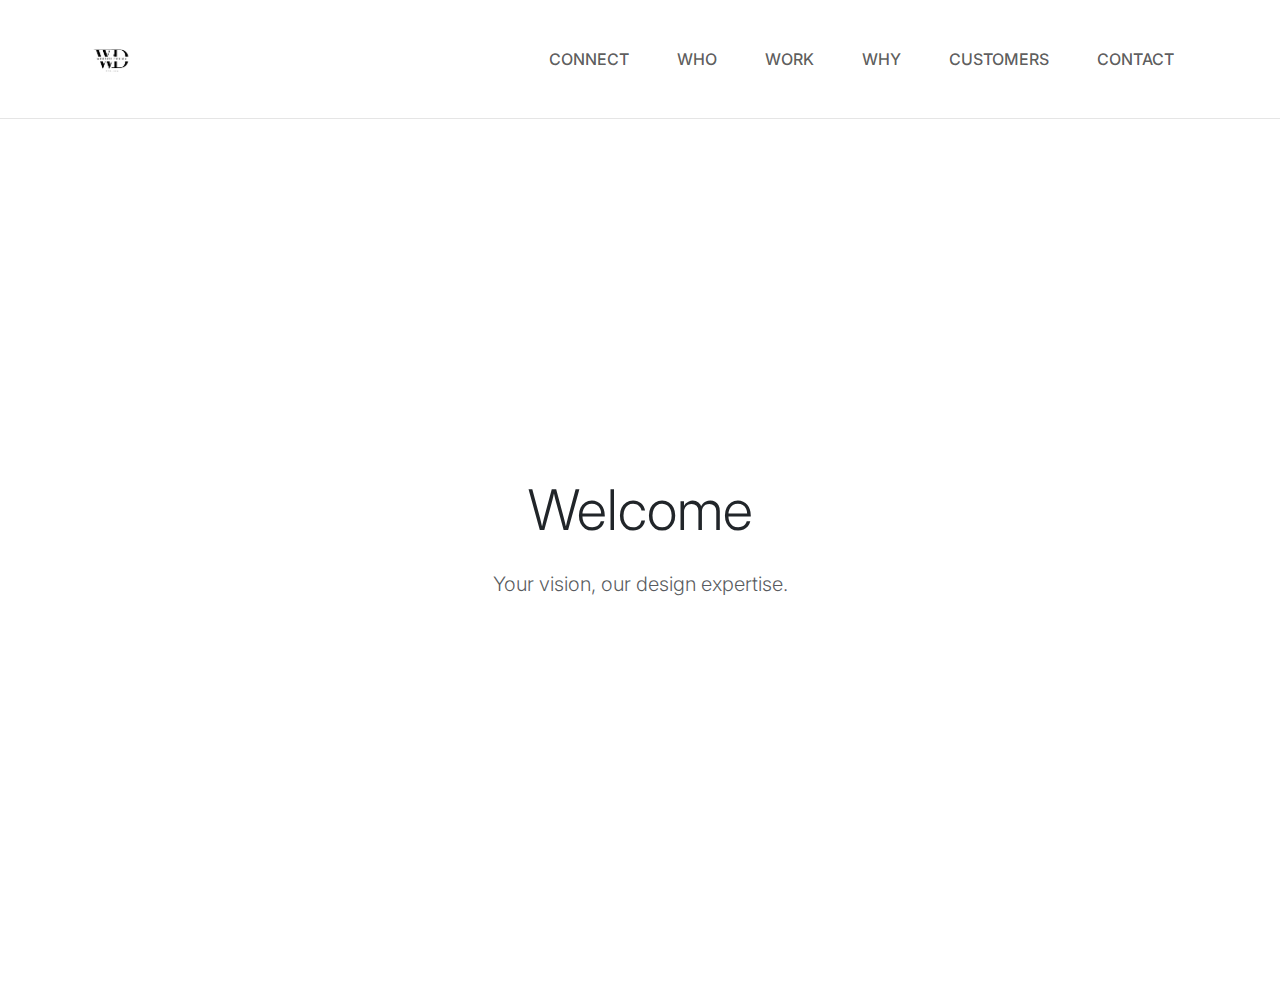
<file: index.html>
<!doctype html>
<html lang="en">

<head>
    <meta charset="utf-8">
    <meta name="viewport" content="width=device-width, initial-scale=1">
    <title>Design Website</title>
    <!-- Bootstrap CSS -->
    <link href="https://cdn.jsdelivr.net/npm/bootstrap@5.3.0/dist/css/bootstrap.min.css" rel="stylesheet">
    <!-- Google Fonts -->
    <link href="https://fonts.googleapis.com/css2?family=Inter:wght@300;400;500;600&display=swap" rel="stylesheet">
    <style>
        body {
            font-family: 'Inter', sans-serif;
            background-color: #ffffff;
        }

        .navbar {
            transition: all 0.3s ease;
            border-bottom: 1px solid rgba(0, 0, 0, 0.1);
        }

        .nav-link {
            position: relative;
            transition: color 0.3s ease;
        }

        .nav-link::after {
            content: '';
            position: absolute;
            width: 0;
            height: 2px;
            bottom: 0;
            left: 0;
            background-color: #000;
            transition: all 0.3s ease;
        }

        .nav-link:hover::after {
            width: 100%;
        }

        /* Add shadow on scroll */
        .navbar.scrolled {
            box-shadow: 0 2px 10px rgba(0, 0, 0, 0.1);
        }
    </style>
</head>

<body class="pt-5">
    <!-- Elegant minimalist navbar -->
    <nav class="navbar navbar-expand-lg fixed-top bg-white">
        <div class="container py-3">
            <a href="#" class="navbar-brand">
                <img src="./img/logo.png" alt="Design Website Logo" class="img-fluid" style="height: 60px; width: auto;">
            </a>
            <!-- Minimal hamburger button -->
            <button class="navbar-toggler border-0 p-0" type="button" data-bs-toggle="collapse" data-bs-target="#navbarNav"
                aria-controls="navbarNav" aria-expanded="false" aria-label="Toggle navigation">
                <span class="navbar-toggler-icon opacity-75"></span>
            </button>

            <!-- Clean navigation menu -->
            <div class="collapse navbar-collapse" id="navbarNav">
                <ul class="navbar-nav ms-auto text-center">
                    <li class="nav-item"><a href="#social" class="nav-link px-4 py-3 text-uppercase small fw-medium">Connect</a>
                    </li>
                    <li class="nav-item"><a href="#who" class="nav-link px-4 py-3 text-uppercase small fw-medium">Who</a>
                    </li>
                    <li class="nav-item"><a href="#work" class="nav-link px-4 py-3 text-uppercase small fw-medium">Work</a>
                    </li>
                    <li class="nav-item"><a href="#why" class="nav-link px-4 py-3 text-uppercase small fw-medium">Why</a>
                    </li>
                    <li class="nav-item"><a href="#customers" class="nav-link px-4 py-3 text-uppercase small fw-medium">Customers</a>
                    </li>
                    <li class="nav-item"><a href="#contact" class="nav-link px-4 py-3 text-uppercase small fw-medium">Contact</a>
                    </li>
                </ul>
            </div>
        </div>
    </nav>

    <!-- Main content with subtle spacing -->
    <div class="container mt-5">
        <div class="row min-vh-100 align-items-center">
            <div class="col-12 text-center">
                <h1 class="display-4 fw-light mb-4">Welcome</h1>
                <p class="lead text-muted">Your vision, our design expertise.</p>
            </div>
        </div>
    </div>

    <!-- Bootstrap Bundle with Popper -->
    <script src="https://cdn.jsdelivr.net/npm/bootstrap@5.3.0/dist/js/bootstrap.bundle.min.js"></script>
    
    <script>
        // Add shadow to navbar on scroll
        window.addEventListener('scroll', function() {
            const navbar = document.querySelector('.navbar');
            if (window.scrollY > 10) {
                navbar.classList.add('scrolled');
            } else {
                navbar.classList.remove('scrolled');
            }
        });
    </script>
</body>

</html>
</file>
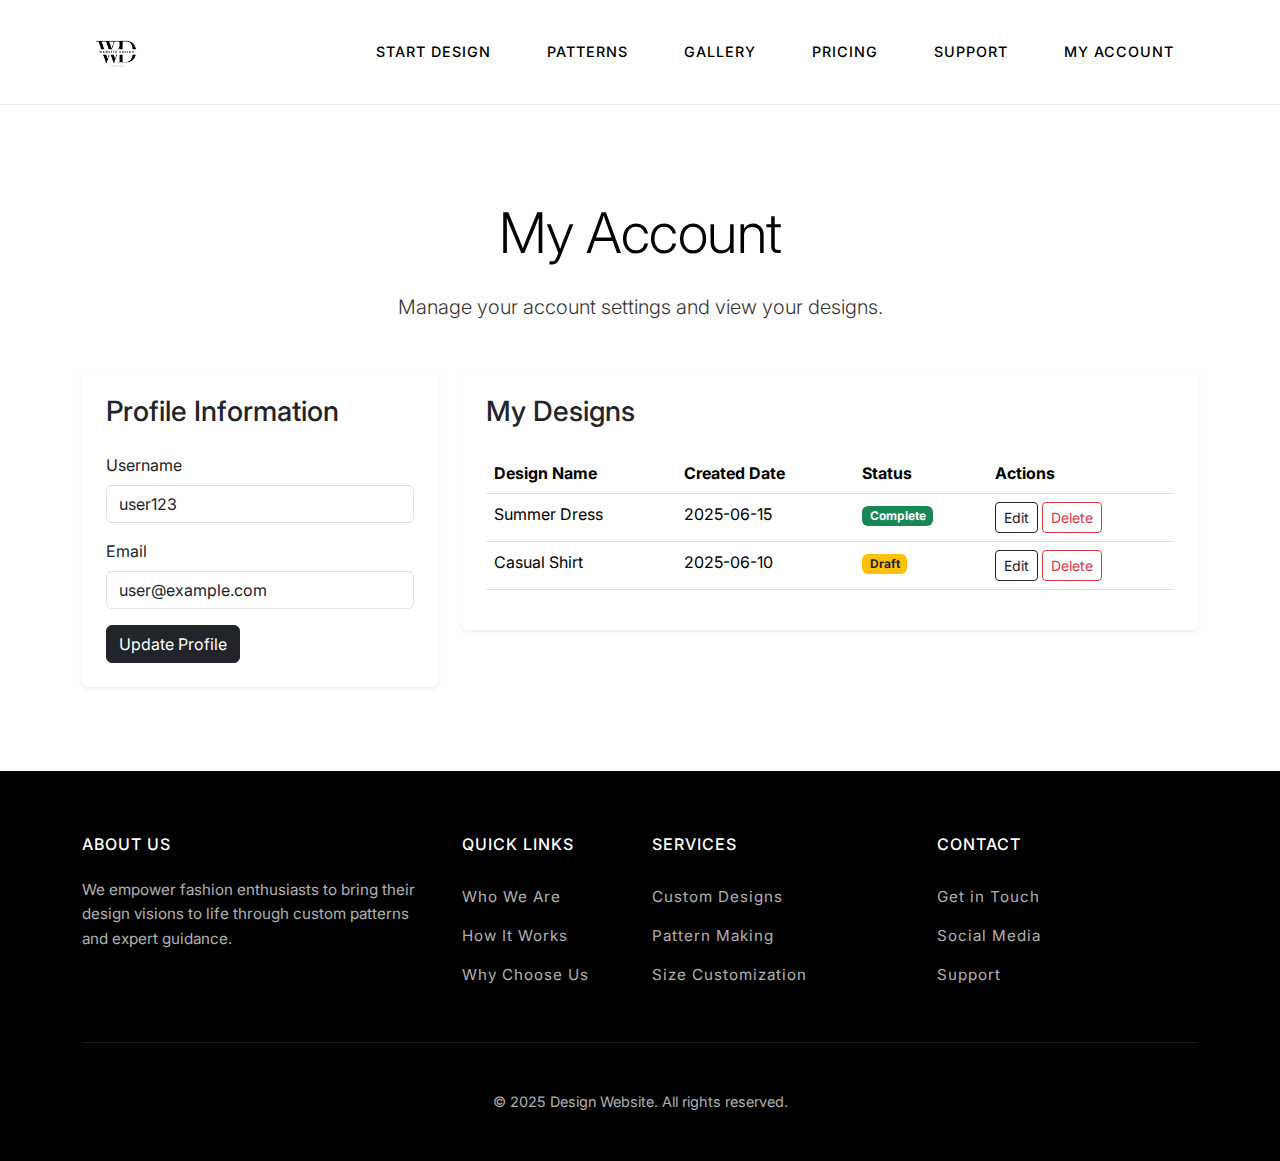
<file: pages/account.html>
<!doctype html>
<html lang="en">

<head>
    <meta charset="utf-8">
    <meta name="viewport" content="width=device-width, initial-scale=1">
    <title>My Account - Design Website</title>
    <!-- Bootstrap CSS -->
    <link href="https://cdn.jsdelivr.net/npm/bootstrap@5.3.0/dist/css/bootstrap.min.css" rel="stylesheet">
    <!-- Google Fonts -->
    <link href="https://fonts.googleapis.com/css2?family=Inter:wght@300;400;500;600&display=swap" rel="stylesheet">    <!-- Custom CSS -->
    <link href="../css/main.css" rel="stylesheet">
    <link href="../css/pages/account.css" rel="stylesheet">
</head>

<body>
    <!-- Elegant minimalist navbar -->
    <nav class="navbar navbar-expand-lg fixed-top">
        <div class="container">
            <a href="../index.html" class="navbar-brand">
                <img src="../img/logo.png" alt="Design Website Logo" class="img-fluid" style="height: 70px; width: auto;">
            </a>
            <button class="navbar-toggler border-0 p-0" type="button" data-bs-toggle="collapse" data-bs-target="#navbarNav"
                aria-controls="navbarNav" aria-expanded="false" aria-label="Toggle navigation">
                <span class="navbar-toggler-icon opacity-75"></span>
            </button>

            <div class="collapse navbar-collapse" id="navbarNav">
                <ul class="navbar-nav ms-auto text-center">
                    <li class="nav-item"><a href="start-design.html" class="nav-link px-4 py-2 text-uppercase fw-medium">Start Design</a></li>
                    <li class="nav-item"><a href="patterns.html" class="nav-link px-4 py-2 text-uppercase fw-medium">Patterns</a></li>
                    <li class="nav-item"><a href="gallery.html" class="nav-link px-4 py-2 text-uppercase fw-medium">Gallery</a></li>
                    <li class="nav-item"><a href="pricing.html" class="nav-link px-4 py-2 text-uppercase fw-medium">Pricing</a></li>
                    <li class="nav-item"><a href="support.html" class="nav-link px-4 py-2 text-uppercase fw-medium">Support</a></li>
                    <li class="nav-item"><a href="account.html" class="nav-link px-4 py-2 text-uppercase fw-medium active">My Account</a></li>
                </ul>
            </div>
        </div>
    </nav>    <!-- Account Content -->
    <main class="page-content">
        <section id="account" class="main-section">
            <div class="container">
                <div class="row justify-content-center">
                    <div class="col-lg-8 text-center">
                    <h1 class="display-4 mb-4">My Account</h1>
                    <p class="lead mb-5">Manage your account settings and view your designs.</p>
                </div>
            </div>
            <div class="row">
                <div class="col-lg-4 mb-4">
                    <div class="card border-0 shadow-sm">
                        <div class="card-body p-4">
                            <h3>Profile Information</h3>
                            <form class="mt-4">
                                <div class="mb-3">
                                    <label for="username" class="form-label">Username</label>
                                    <input type="text" class="form-control" id="username" value="user123" readonly>
                                </div>
                                <div class="mb-3">
                                    <label for="email" class="form-label">Email</label>
                                    <input type="email" class="form-control" id="email" value="user@example.com">
                                </div>
                                <button type="submit" class="btn btn-dark">Update Profile</button>
                            </form>
                        </div>
                    </div>
                </div>
                <div class="col-lg-8 mb-4">
                    <div class="card border-0 shadow-sm">
                        <div class="card-body p-4">
                            <h3>My Designs</h3>
                            <div class="table-responsive mt-4">
                                <table class="table">
                                    <thead>
                                        <tr>
                                            <th>Design Name</th>
                                            <th>Created Date</th>
                                            <th>Status</th>
                                            <th>Actions</th>
                                        </tr>
                                    </thead>
                                    <tbody>
                                        <tr>
                                            <td>Summer Dress</td>
                                            <td>2025-06-15</td>
                                            <td><span class="badge bg-success">Complete</span></td>
                                            <td>
                                                <button class="btn btn-sm btn-outline-dark">Edit</button>
                                                <button class="btn btn-sm btn-outline-danger">Delete</button>
                                            </td>
                                        </tr>
                                        <tr>
                                            <td>Casual Shirt</td>
                                            <td>2025-06-10</td>
                                            <td><span class="badge bg-warning text-dark">Draft</span></td>
                                            <td>
                                                <button class="btn btn-sm btn-outline-dark">Edit</button>
                                                <button class="btn btn-sm btn-outline-danger">Delete</button>
                                            </td>
                                        </tr>
                                    </tbody>
                                </table>
                            </div>
                        </div>
                    </div>
                </div>
            </div>
        </div>
    </section>

    <!-- Footer -->
    <footer>
        <div class="container">
            <div class="row">
                <div class="col-lg-4 mb-4 mb-lg-0">
                    <h5>About Us</h5>
                    <p class="about-text">We empower fashion enthusiasts to bring their design visions to life through custom patterns and expert guidance.</p>
                </div>
                <div class="col-lg-2 col-md-4 mb-4 mb-lg-0">
                    <h5>Quick Links</h5>
                    <ul class="nav flex-column">
                        <li class="nav-item"><a href="#who" class="nav-link">Who We Are</a></li>
                        <li class="nav-item"><a href="#work" class="nav-link">How It Works</a></li>
                        <li class="nav-item"><a href="#why" class="nav-link">Why Choose Us</a></li>
                    </ul>
                </div>
                <div class="col-lg-3 col-md-4 mb-4 mb-lg-0">
                    <h5>Services</h5>
                    <ul class="nav flex-column">
                        <li class="nav-item"><a href="#" class="nav-link">Custom Designs</a></li>
                        <li class="nav-item"><a href="#" class="nav-link">Pattern Making</a></li>
                        <li class="nav-item"><a href="#" class="nav-link">Size Customization</a></li>
                    </ul>
                </div>
                <div class="col-lg-3 col-md-4">
                    <h5>Contact</h5>
                    <ul class="nav flex-column">
                        <li class="nav-item"><a href="#contact" class="nav-link">Get in Touch</a></li>
                        <li class="nav-item"><a href="#social" class="nav-link">Social Media</a></li>
                        <li class="nav-item"><a href="#support" class="nav-link">Support</a></li>
                    </ul>
                </div>
            </div>
            <div class="footer-bottom text-center">
                <p class="mb-0">&copy; 2025 Design Website. All rights reserved.</p>
            </div>
        </div>
    </footer>

    <!-- Bootstrap Bundle with Popper -->
    <script src="https://cdn.jsdelivr.net/npm/bootstrap@5.3.0/dist/js/bootstrap.bundle.min.js"></script>
</body>

</html>
</file>
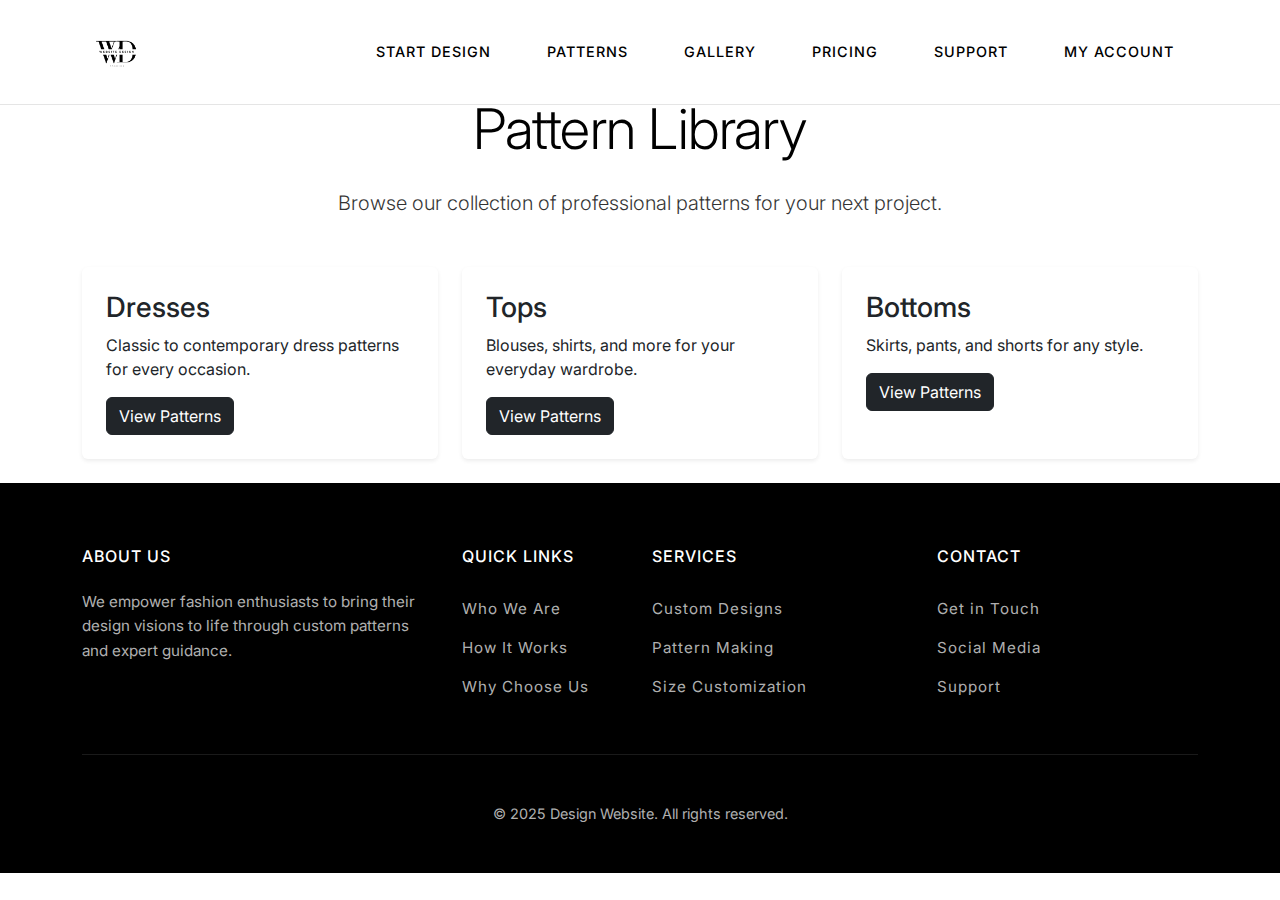
<file: pages/patterns.html>
<!doctype html>
<html lang="en">

<head>
    <meta charset="utf-8">
    <meta name="viewport" content="width=device-width, initial-scale=1">
    <title>Patterns - Design Website</title>
    <!-- Bootstrap CSS -->
    <link href="https://cdn.jsdelivr.net/npm/bootstrap@5.3.0/dist/css/bootstrap.min.css" rel="stylesheet">
    <!-- Google Fonts -->
    <link href="https://fonts.googleapis.com/css2?family=Inter:wght@300;400;500;600&display=swap" rel="stylesheet">    <!-- Custom CSS -->
    <link href="../css/main.css" rel="stylesheet">
    <link href="../css/pages/patterns.css" rel="stylesheet">
</head>

<body>
    <!-- Elegant minimalist navbar -->
    <nav class="navbar navbar-expand-lg fixed-top">
        <div class="container">
            <a href="../index.html" class="navbar-brand">
                <img src="../img/logo.png" alt="Design Website Logo" class="img-fluid" style="height: 70px; width: auto;">
            </a>
            <button class="navbar-toggler border-0 p-0" type="button" data-bs-toggle="collapse" data-bs-target="#navbarNav"
                aria-controls="navbarNav" aria-expanded="false" aria-label="Toggle navigation">
                <span class="navbar-toggler-icon opacity-75"></span>
            </button>

            <div class="collapse navbar-collapse" id="navbarNav">
                <ul class="navbar-nav ms-auto text-center">
                    <li class="nav-item"><a href="start-design.html" class="nav-link px-4 py-2 text-uppercase fw-medium">Start Design</a></li>
                    <li class="nav-item"><a href="patterns.html" class="nav-link px-4 py-2 text-uppercase fw-medium active">Patterns</a></li>
                    <li class="nav-item"><a href="gallery.html" class="nav-link px-4 py-2 text-uppercase fw-medium">Gallery</a></li>
                    <li class="nav-item"><a href="pricing.html" class="nav-link px-4 py-2 text-uppercase fw-medium">Pricing</a></li>
                    <li class="nav-item"><a href="support.html" class="nav-link px-4 py-2 text-uppercase fw-medium">Support</a></li>
                    <li class="nav-item"><a href="account.html" class="nav-link px-4 py-2 text-uppercase fw-medium">My Account</a></li>
                </ul>
            </div>
        </div>
    </nav>

    <!-- Patterns Content -->
    <section id="patterns" class="mt-5 pt-5">
        <div class="container">
            <div class="row justify-content-center">
                <div class="col-lg-8 text-center">
                    <h1 class="display-4 mb-4">Pattern Library</h1>
                    <p class="lead mb-5">Browse our collection of professional patterns for your next project.</p>
                </div>
            </div>
            <div class="row">
                <div class="col-md-4 mb-4">
                    <div class="card h-100 border-0 shadow-sm">
                        <div class="card-body p-4">
                            <h3>Dresses</h3>
                            <p>Classic to contemporary dress patterns for every occasion.</p>
                            <a href="#" class="btn btn-dark">View Patterns</a>
                        </div>
                    </div>
                </div>
                <div class="col-md-4 mb-4">
                    <div class="card h-100 border-0 shadow-sm">
                        <div class="card-body p-4">
                            <h3>Tops</h3>
                            <p>Blouses, shirts, and more for your everyday wardrobe.</p>
                            <a href="#" class="btn btn-dark">View Patterns</a>
                        </div>
                    </div>
                </div>
                <div class="col-md-4 mb-4">
                    <div class="card h-100 border-0 shadow-sm">
                        <div class="card-body p-4">
                            <h3>Bottoms</h3>
                            <p>Skirts, pants, and shorts for any style.</p>
                            <a href="#" class="btn btn-dark">View Patterns</a>
                        </div>
                    </div>
                </div>
            </div>
        </div>
    </section>

    <!-- Footer -->
    <footer>
        <div class="container">
            <div class="row">
                <div class="col-lg-4 mb-4 mb-lg-0">
                    <h5>About Us</h5>
                    <p class="about-text">We empower fashion enthusiasts to bring their design visions to life through custom patterns and expert guidance.</p>
                </div>
                <div class="col-lg-2 col-md-4 mb-4 mb-lg-0">
                    <h5>Quick Links</h5>
                    <ul class="nav flex-column">
                        <li class="nav-item"><a href="#who" class="nav-link">Who We Are</a></li>
                        <li class="nav-item"><a href="#work" class="nav-link">How It Works</a></li>
                        <li class="nav-item"><a href="#why" class="nav-link">Why Choose Us</a></li>
                    </ul>
                </div>
                <div class="col-lg-3 col-md-4 mb-4 mb-lg-0">
                    <h5>Services</h5>
                    <ul class="nav flex-column">
                        <li class="nav-item"><a href="#" class="nav-link">Custom Designs</a></li>
                        <li class="nav-item"><a href="#" class="nav-link">Pattern Making</a></li>
                        <li class="nav-item"><a href="#" class="nav-link">Size Customization</a></li>
                    </ul>
                </div>
                <div class="col-lg-3 col-md-4">
                    <h5>Contact</h5>
                    <ul class="nav flex-column">
                        <li class="nav-item"><a href="#contact" class="nav-link">Get in Touch</a></li>
                        <li class="nav-item"><a href="#social" class="nav-link">Social Media</a></li>
                        <li class="nav-item"><a href="#support" class="nav-link">Support</a></li>
                    </ul>
                </div>
            </div>
            <div class="footer-bottom text-center">
                <p class="mb-0">&copy; 2025 Design Website. All rights reserved.</p>
            </div>
        </div>
    </footer>

    <!-- Bootstrap Bundle with Popper -->
    <script src="https://cdn.jsdelivr.net/npm/bootstrap@5.3.0/dist/js/bootstrap.bundle.min.js"></script>
</body>

</html>
</file>
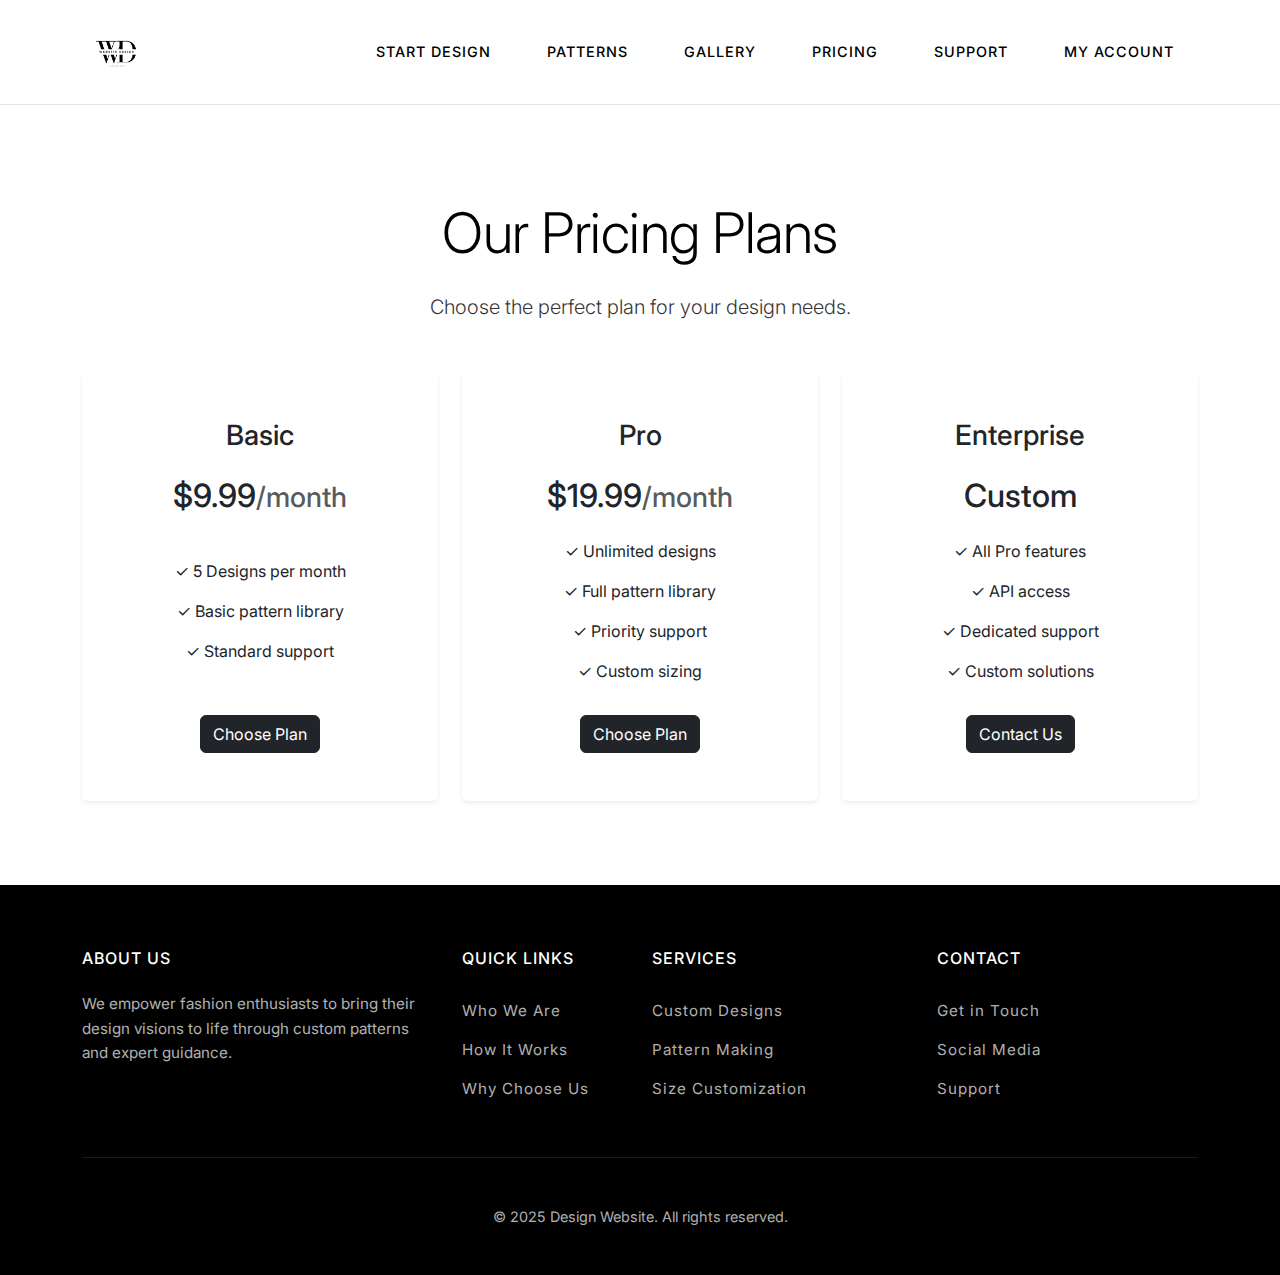
<file: pages/pricing.html>
<!doctype html>
<html lang="en">

<head>
    <meta charset="utf-8">
    <meta name="viewport" content="width=device-width, initial-scale=1">
    <title>Pricing - Design Website</title>
    <!-- Bootstrap CSS -->
    <link href="https://cdn.jsdelivr.net/npm/bootstrap@5.3.0/dist/css/bootstrap.min.css" rel="stylesheet">
    <!-- Google Fonts -->
    <link href="https://fonts.googleapis.com/css2?family=Inter:wght@300;400;500;600&display=swap" rel="stylesheet">    <!-- Custom CSS -->
    <link href="../css/main.css" rel="stylesheet">
    <link href="../css/pages/pricing.css" rel="stylesheet">
</head>

<body>
    <!-- Elegant minimalist navbar -->
    <nav class="navbar navbar-expand-lg fixed-top">
        <div class="container">
            <a href="../index.html" class="navbar-brand">
                <img src="../img/logo.png" alt="Design Website Logo" class="img-fluid" style="height: 70px; width: auto;">
            </a>
            <button class="navbar-toggler border-0 p-0" type="button" data-bs-toggle="collapse" data-bs-target="#navbarNav"
                aria-controls="navbarNav" aria-expanded="false" aria-label="Toggle navigation">
                <span class="navbar-toggler-icon opacity-75"></span>
            </button>

            <div class="collapse navbar-collapse" id="navbarNav">
                <ul class="navbar-nav ms-auto text-center">
                    <li class="nav-item"><a href="start-design.html" class="nav-link px-4 py-2 text-uppercase fw-medium">Start Design</a></li>
                    <li class="nav-item"><a href="patterns.html" class="nav-link px-4 py-2 text-uppercase fw-medium">Patterns</a></li>
                    <li class="nav-item"><a href="gallery.html" class="nav-link px-4 py-2 text-uppercase fw-medium">Gallery</a></li>
                    <li class="nav-item"><a href="pricing.html" class="nav-link px-4 py-2 text-uppercase fw-medium active">Pricing</a></li>
                    <li class="nav-item"><a href="support.html" class="nav-link px-4 py-2 text-uppercase fw-medium">Support</a></li>
                    <li class="nav-item"><a href="account.html" class="nav-link px-4 py-2 text-uppercase fw-medium">My Account</a></li>
                </ul>
            </div>
        </div>
    </nav>    <!-- Pricing Content -->
    <main class="page-content">
        <section id="pricing" class="main-section">
            <div class="container">
                <div class="row justify-content-center">
                    <div class="col-lg-8 text-center">
                    <h1 class="display-4 mb-4">Our Pricing Plans</h1>
                    <p class="lead mb-5">Choose the perfect plan for your design needs.</p>
                </div>
            </div>
            <div class="row">
                <div class="col-lg-4 col-md-6 mb-4">
                    <div class="card h-100 border-0 shadow-sm">
                        <div class="card-body p-5 d-flex flex-column">
                            <h3 class="card-title text-center mb-4">Basic</h3>
                            <h2 class="text-center mb-4">$9.99<small class="text-muted">/month</small></h2>
                            <ul class="list-unstyled flex-grow-1 d-flex flex-column justify-content-center align-items-center">
                                <li class="mb-3">✓ 5 Designs per month</li>
                                <li class="mb-3">✓ Basic pattern library</li>
                                <li class="mb-3">✓ Standard support</li>
                            </ul>
                            <div class="text-center mt-4 mt-auto">
                                <a href="#" class="btn btn-dark">Choose Plan</a>
                            </div>
                        </div>
                    </div>
                </div>
                <div class="col-lg-4 col-md-6 mb-4">
                    <div class="card h-100 border-0 shadow-sm">
                        <div class="card-body p-5 d-flex flex-column">
                            <h3 class="card-title text-center mb-4">Pro</h3>
                            <h2 class="text-center mb-4">$19.99<small class="text-muted">/month</small></h2>
                            <ul class="list-unstyled flex-grow-1 d-flex flex-column justify-content-center align-items-center">
                                <li class="mb-3">✓ Unlimited designs</li>
                                <li class="mb-3">✓ Full pattern library</li>
                                <li class="mb-3">✓ Priority support</li>
                                <li class="mb-3">✓ Custom sizing</li>
                            </ul>
                            <div class="text-center mt-4 mt-auto">
                                <a href="#" class="btn btn-dark">Choose Plan</a>
                            </div>
                        </div>
                    </div>
                </div>
                <div class="col-lg-4 col-md-6 mb-4">
                    <div class="card h-100 border-0 shadow-sm">
                        <div class="card-body p-5 d-flex flex-column">
                            <h3 class="card-title text-center mb-4">Enterprise</h3>
                            <h2 class="text-center mb-4">Custom</h2>
                            <ul class="list-unstyled flex-grow-1 d-flex flex-column justify-content-center align-items-center">
                                <li class="mb-3">✓ All Pro features</li>
                                <li class="mb-3">✓ API access</li>
                                <li class="mb-3">✓ Dedicated support</li>
                                <li class="mb-3">✓ Custom solutions</li>
                            </ul>
                            <div class="text-center mt-4 mt-auto">
                                <a href="#" class="btn btn-dark">Contact Us</a>
                            </div>
                        </div>
                    </div>
                </div>
            </div>
        </div>
    </section>

    <!-- Footer -->
    <footer>
        <div class="container">
            <div class="row">
                <div class="col-lg-4 mb-4 mb-lg-0">
                    <h5>About Us</h5>
                    <p class="about-text">We empower fashion enthusiasts to bring their design visions to life through custom patterns and expert guidance.</p>
                </div>
                <div class="col-lg-2 col-md-4 mb-4 mb-lg-0">
                    <h5>Quick Links</h5>
                    <ul class="nav flex-column">
                        <li class="nav-item"><a href="#who" class="nav-link">Who We Are</a></li>
                        <li class="nav-item"><a href="#work" class="nav-link">How It Works</a></li>
                        <li class="nav-item"><a href="#why" class="nav-link">Why Choose Us</a></li>
                    </ul>
                </div>
                <div class="col-lg-3 col-md-4 mb-4 mb-lg-0">
                    <h5>Services</h5>
                    <ul class="nav flex-column">
                        <li class="nav-item"><a href="#" class="nav-link">Custom Designs</a></li>
                        <li class="nav-item"><a href="#" class="nav-link">Pattern Making</a></li>
                        <li class="nav-item"><a href="#" class="nav-link">Size Customization</a></li>
                    </ul>
                </div>
                <div class="col-lg-3 col-md-4">
                    <h5>Contact</h5>
                    <ul class="nav flex-column">
                        <li class="nav-item"><a href="#contact" class="nav-link">Get in Touch</a></li>
                        <li class="nav-item"><a href="#social" class="nav-link">Social Media</a></li>
                        <li class="nav-item"><a href="#support" class="nav-link">Support</a></li>
                    </ul>
                </div>
            </div>
            <div class="footer-bottom text-center">
                <p class="mb-0">&copy; 2025 Design Website. All rights reserved.</p>
            </div>
        </div>
    </footer>

    <!-- Bootstrap Bundle with Popper -->
    <script src="https://cdn.jsdelivr.net/npm/bootstrap@5.3.0/dist/js/bootstrap.bundle.min.js"></script>
</body>

</html>
</file>
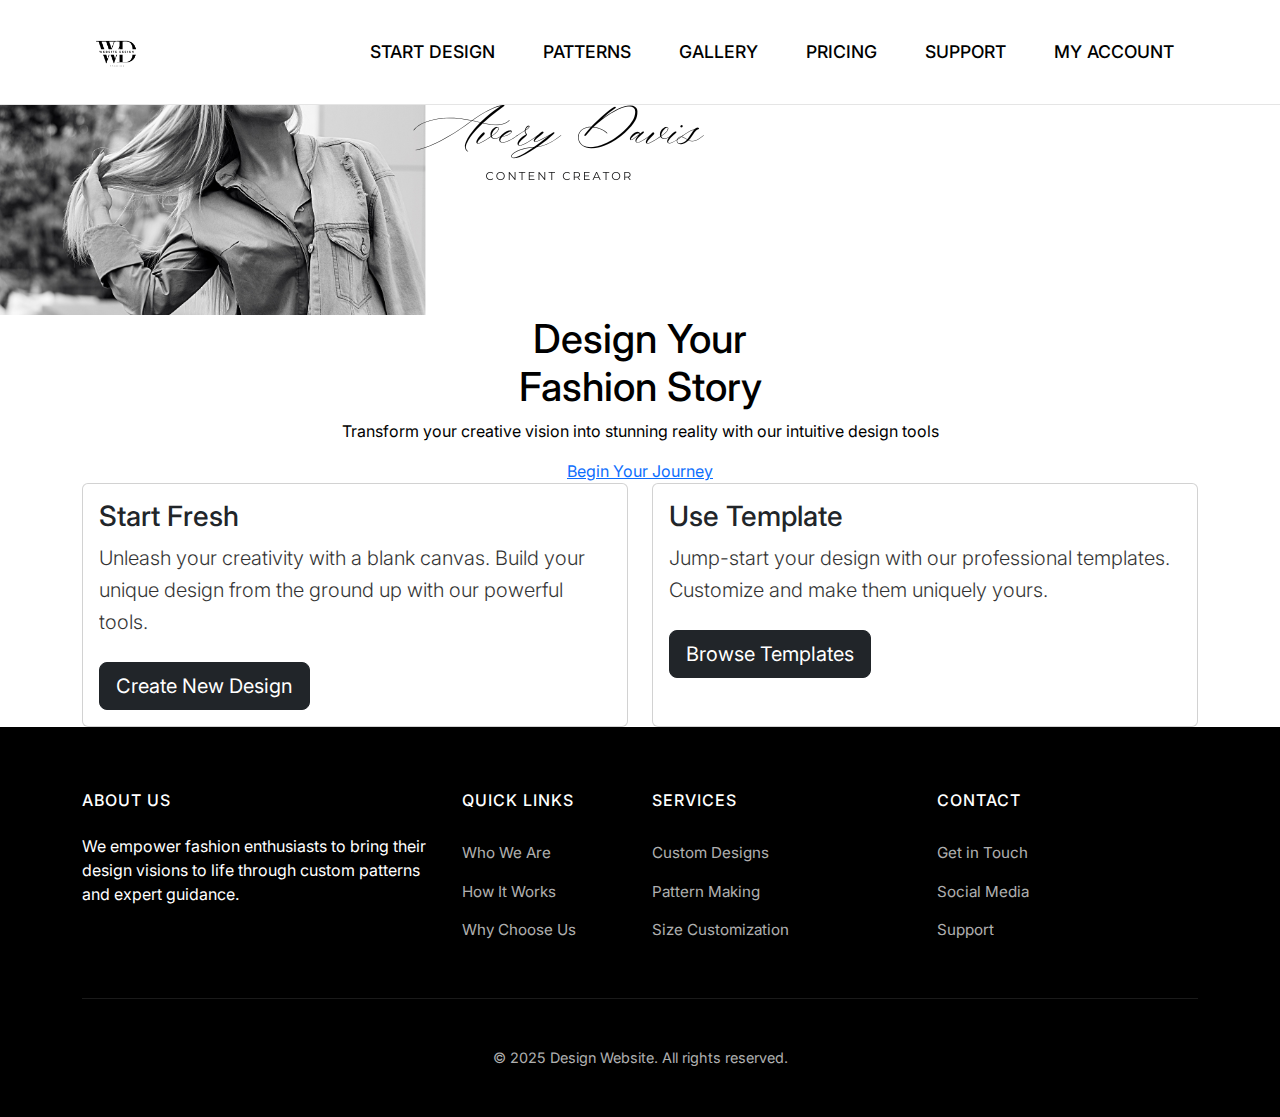
<file: pages/start-design.html>
<!doctype html>
<html lang="en">

<head>
    <meta charset="utf-8">
    <meta name="viewport" content="width=device-width, initial-scale=1">
    <title>Start Design - Design Website</title>
    <!-- Bootstrap CSS -->
    <link href="https://cdn.jsdelivr.net/npm/bootstrap@5.3.0/dist/css/bootstrap.min.css" rel="stylesheet">
    <!-- Google Fonts -->
    <link href="https://fonts.googleapis.com/css2?family=Inter:wght@300;400;500;600&display=swap" rel="stylesheet">
    <!-- Custom CSS -->
    <link href="../css/styles.css" rel="stylesheet">
</head>

<body>
    <!-- Elegant minimalist navbar -->
    <nav class="navbar navbar-expand-lg fixed-top">
        <div class="container">
            <a href="../index.html" class="navbar-brand">
                <img src="../img/logo.png" alt="Design Website Logo" class="img-fluid" style="height: 70px; width: auto;">
            </a>
            <button class="navbar-toggler border-0 p-0" type="button" data-bs-toggle="collapse" data-bs-target="#navbarNav"
                aria-controls="navbarNav" aria-expanded="false" aria-label="Toggle navigation">
                <span class="navbar-toggler-icon opacity-75"></span>
            </button>

            <div class="collapse navbar-collapse" id="navbarNav">
                <ul class="navbar-nav ms-auto text-center">
                    <li class="nav-item"><a href="start-design.html" class="nav-link px-4 py-2 text-uppercase fw-medium active">Start Design</a></li>
                    <li class="nav-item"><a href="patterns.html" class="nav-link px-4 py-2 text-uppercase fw-medium">Patterns</a></li>
                    <li class="nav-item"><a href="gallery.html" class="nav-link px-4 py-2 text-uppercase fw-medium">Gallery</a></li>
                    <li class="nav-item"><a href="pricing.html" class="nav-link px-4 py-2 text-uppercase fw-medium">Pricing</a></li>
                    <li class="nav-item"><a href="support.html" class="nav-link px-4 py-2 text-uppercase fw-medium">Support</a></li>
                    <li class="nav-item"><a href="account.html" class="nav-link px-4 py-2 text-uppercase fw-medium">My Account</a></li>
                </ul>
            </div>
        </div>
    </nav>    <!-- Hero Banner -->
    <section class="hero-banner">
        <img 
            src="../img/start-design.png" 
            alt="black and white model showing black t-shirt" 
            class="hero-image"
            loading="eager"
        />
        <div class="hero-content">
            <div class="container">
                <div class="row justify-content-center">
                    <div class="col-lg-10 text-center">
                        <h1 class="hero-title">Design Your <br>Fashion Story</h1>
                        <p class="hero-description">Transform your creative vision into stunning reality with our intuitive design tools</p>
                        <div class="hero-cta">
                            <div class="hero-btn-wrapper">
                                <a href="#options" class="hero-btn">
                                    <span class="btn-content">Begin Your Journey</span>
                                </a>
                            </div>
                        </div>
                    </div>
                </div>
            </div>
        </div>
        <div class="scroll-indicator">
            <span></span>
        </div>
    </section>    <!-- Design Options -->
    <section id="options">
        <div class="container">
            <div class="row gy-4">
                <div class="col-md-6">
                    <div class="option-card card h-100">
                        <div class="card-body">
                            <h3>Start Fresh</h3>
                            <p class="lead mb-4">Unleash your creativity with a blank canvas. Build your unique design from the ground up with our powerful tools.</p>
                            <a href="#" class="btn btn-dark btn-lg">Create New Design</a>
                        </div>
                    </div>
                </div>
                <div class="col-md-6">
                    <div class="option-card card h-100">
                        <div class="card-body">
                            <h3>Use Template</h3>
                            <p class="lead mb-4">Jump-start your design with our professional templates. Customize and make them uniquely yours.</p>
                            <a href="#" class="btn btn-dark btn-lg">Browse Templates</a>
                        </div>
                    </div>
                </div>
            </div>
        </div>
    </section>

    <!-- Footer -->
    <footer>
        <div class="container">
            <div class="row">
                <div class="col-lg-4 mb-4 mb-lg-0">
                    <h5>About Us</h5>
                    <p class="about-text">We empower fashion enthusiasts to bring their design visions to life through custom patterns and expert guidance.</p>
                </div>
                <div class="col-lg-2 col-md-4 mb-4 mb-lg-0">
                    <h5>Quick Links</h5>
                    <ul class="nav flex-column">
                        <li class="nav-item"><a href="#who" class="nav-link">Who We Are</a></li>
                        <li class="nav-item"><a href="#work" class="nav-link">How It Works</a></li>
                        <li class="nav-item"><a href="#why" class="nav-link">Why Choose Us</a></li>
                    </ul>
                </div>
                <div class="col-lg-3 col-md-4 mb-4 mb-lg-0">
                    <h5>Services</h5>
                    <ul class="nav flex-column">
                        <li class="nav-item"><a href="#" class="nav-link">Custom Designs</a></li>
                        <li class="nav-item"><a href="#" class="nav-link">Pattern Making</a></li>
                        <li class="nav-item"><a href="#" class="nav-link">Size Customization</a></li>
                    </ul>
                </div>
                <div class="col-lg-3 col-md-4">
                    <h5>Contact</h5>
                    <ul class="nav flex-column">
                        <li class="nav-item"><a href="#contact" class="nav-link">Get in Touch</a></li>
                        <li class="nav-item"><a href="#social" class="nav-link">Social Media</a></li>
                        <li class="nav-item"><a href="#support" class="nav-link">Support</a></li>
                    </ul>
                </div>
            </div>
            <div class="footer-bottom text-center">
                <p class="mb-0">&copy; 2025 Design Website. All rights reserved.</p>
            </div>
        </div>
    </footer>

    <!-- Bootstrap Bundle with Popper -->
    <script src="https://cdn.jsdelivr.net/npm/bootstrap@5.3.0/dist/js/bootstrap.bundle.min.js"></script>
</body>

</html>
</file>
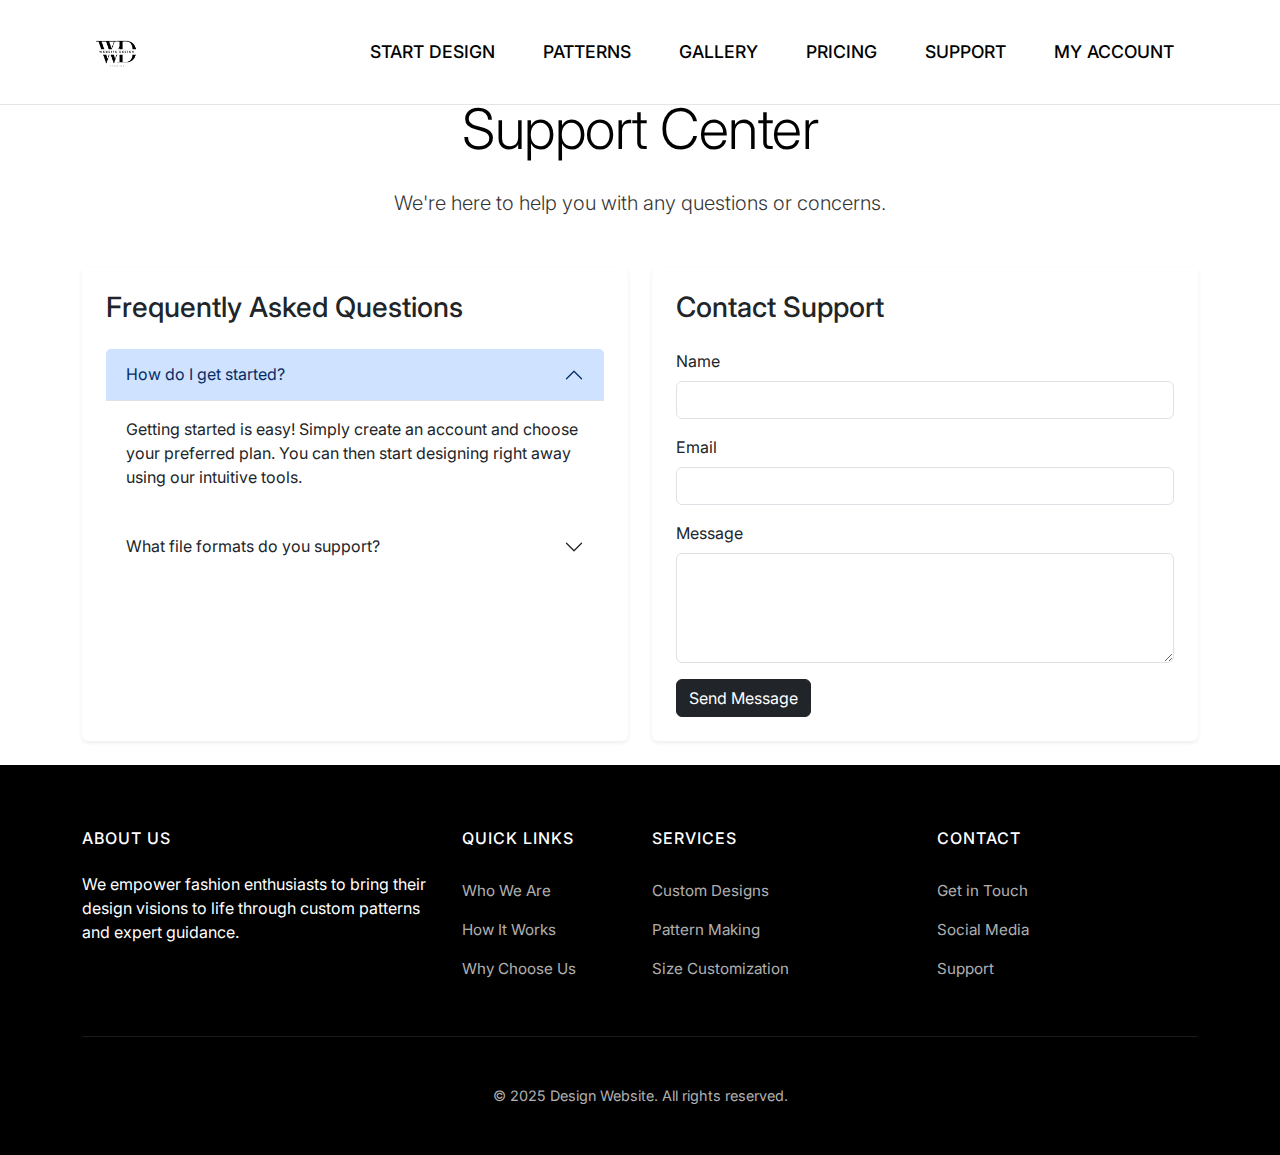
<file: pages/support.html>
<!doctype html>
<html lang="en">

<head>
    <meta charset="utf-8">
    <meta name="viewport" content="width=device-width, initial-scale=1">
    <title>Support - Design Website</title>
    <!-- Bootstrap CSS -->
    <link href="https://cdn.jsdelivr.net/npm/bootstrap@5.3.0/dist/css/bootstrap.min.css" rel="stylesheet">
    <!-- Google Fonts -->
    <link href="https://fonts.googleapis.com/css2?family=Inter:wght@300;400;500;600&display=swap" rel="stylesheet">
    <!-- Custom CSS -->
    <link href="../css/styles.css" rel="stylesheet">
</head>

<body>
    <!-- Elegant minimalist navbar -->
    <nav class="navbar navbar-expand-lg fixed-top">
        <div class="container">
            <a href="../index.html" class="navbar-brand">
                <img src="../img/logo.png" alt="Design Website Logo" class="img-fluid" style="height: 70px; width: auto;">
            </a>
            <button class="navbar-toggler border-0 p-0" type="button" data-bs-toggle="collapse" data-bs-target="#navbarNav"
                aria-controls="navbarNav" aria-expanded="false" aria-label="Toggle navigation">
                <span class="navbar-toggler-icon opacity-75"></span>
            </button>

            <div class="collapse navbar-collapse" id="navbarNav">
                <ul class="navbar-nav ms-auto text-center">
                    <li class="nav-item"><a href="start-design.html" class="nav-link px-4 py-2 text-uppercase fw-medium">Start Design</a></li>
                    <li class="nav-item"><a href="patterns.html" class="nav-link px-4 py-2 text-uppercase fw-medium">Patterns</a></li>
                    <li class="nav-item"><a href="gallery.html" class="nav-link px-4 py-2 text-uppercase fw-medium">Gallery</a></li>
                    <li class="nav-item"><a href="pricing.html" class="nav-link px-4 py-2 text-uppercase fw-medium">Pricing</a></li>
                    <li class="nav-item"><a href="support.html" class="nav-link px-4 py-2 text-uppercase fw-medium active">Support</a></li>
                    <li class="nav-item"><a href="account.html" class="nav-link px-4 py-2 text-uppercase fw-medium">My Account</a></li>
                </ul>
            </div>
        </div>
    </nav>

    <!-- Support Content -->
    <section id="support" class="mt-5 pt-5">
        <div class="container">
            <div class="row justify-content-center">
                <div class="col-lg-8 text-center">
                    <h1 class="display-4 mb-4">Support Center</h1>
                    <p class="lead mb-5">We're here to help you with any questions or concerns.</p>
                </div>
            </div>
            <div class="row">
                <div class="col-lg-6 mb-4">
                    <div class="card border-0 shadow-sm h-100">
                        <div class="card-body p-4">
                            <h3>Frequently Asked Questions</h3>
                            <div class="accordion mt-4" id="faqAccordion">
                                <div class="accordion-item border-0 mb-3">
                                    <h2 class="accordion-header">
                                        <button class="accordion-button" type="button" data-bs-toggle="collapse"
                                            data-bs-target="#faq1">
                                            How do I get started?
                                        </button>
                                    </h2>
                                    <div id="faq1" class="accordion-collapse collapse show" data-bs-parent="#faqAccordion">
                                        <div class="accordion-body">
                                            Getting started is easy! Simply create an account and choose your preferred plan.
                                            You can then start designing right away using our intuitive tools.
                                        </div>
                                    </div>
                                </div>
                                <div class="accordion-item border-0 mb-3">
                                    <h2 class="accordion-header">
                                        <button class="accordion-button collapsed" type="button" data-bs-toggle="collapse"
                                            data-bs-target="#faq2">
                                            What file formats do you support?
                                        </button>
                                    </h2>
                                    <div id="faq2" class="accordion-collapse collapse" data-bs-parent="#faqAccordion">
                                        <div class="accordion-body">
                                            We support all major design file formats including PDF, AI, and custom pattern
                                            formats. Our patterns can be exported in various formats suitable for different
                                            needs.
                                        </div>
                                    </div>
                                </div>
                            </div>
                        </div>
                    </div>
                </div>
                <div class="col-lg-6 mb-4">
                    <div class="card border-0 shadow-sm h-100">
                        <div class="card-body p-4">
                            <h3>Contact Support</h3>
                            <form class="mt-4">
                                <div class="mb-3">
                                    <label for="name" class="form-label">Name</label>
                                    <input type="text" class="form-control" id="name" required>
                                </div>
                                <div class="mb-3">
                                    <label for="email" class="form-label">Email</label>
                                    <input type="email" class="form-control" id="email" required>
                                </div>
                                <div class="mb-3">
                                    <label for="message" class="form-label">Message</label>
                                    <textarea class="form-control" id="message" rows="4" required></textarea>
                                </div>
                                <button type="submit" class="btn btn-dark">Send Message</button>
                            </form>
                        </div>
                    </div>
                </div>
            </div>
        </div>
    </section>

    <!-- Footer -->
    <footer>
        <div class="container">
            <div class="row">
                <div class="col-lg-4 mb-4 mb-lg-0">
                    <h5>About Us</h5>
                    <p class="about-text">We empower fashion enthusiasts to bring their design visions to life through custom patterns and expert guidance.</p>
                </div>
                <div class="col-lg-2 col-md-4 mb-4 mb-lg-0">
                    <h5>Quick Links</h5>
                    <ul class="nav flex-column">
                        <li class="nav-item"><a href="#who" class="nav-link">Who We Are</a></li>
                        <li class="nav-item"><a href="#work" class="nav-link">How It Works</a></li>
                        <li class="nav-item"><a href="#why" class="nav-link">Why Choose Us</a></li>
                    </ul>
                </div>
                <div class="col-lg-3 col-md-4 mb-4 mb-lg-0">
                    <h5>Services</h5>
                    <ul class="nav flex-column">
                        <li class="nav-item"><a href="#" class="nav-link">Custom Designs</a></li>
                        <li class="nav-item"><a href="#" class="nav-link">Pattern Making</a></li>
                        <li class="nav-item"><a href="#" class="nav-link">Size Customization</a></li>
                    </ul>
                </div>
                <div class="col-lg-3 col-md-4">
                    <h5>Contact</h5>
                    <ul class="nav flex-column">
                        <li class="nav-item"><a href="#contact" class="nav-link">Get in Touch</a></li>
                        <li class="nav-item"><a href="#social" class="nav-link">Social Media</a></li>
                        <li class="nav-item"><a href="#support" class="nav-link">Support</a></li>
                    </ul>
                </div>
            </div>
            <div class="footer-bottom text-center">
                <p class="mb-0">&copy; 2025 Design Website. All rights reserved.</p>
            </div>
        </div>
    </footer>

    <!-- Bootstrap Bundle with Popper -->
    <script src="https://cdn.jsdelivr.net/npm/bootstrap@5.3.0/dist/js/bootstrap.bundle.min.js"></script>
</body>

</html>
</file>
<file: css/main.css>
/* Common styles for all pages */
:root {
    --primary-dark: #000000;
    --primary-light: #ffffff;
}

body {
    font-family: 'Inter', sans-serif;
    background-color: var(--primary-light);
    color: var(--primary-dark);
}

/* Add spacing for pages to prevent navbar overlap */
.page-content {
    padding-top: 100px;  /* This accounts for the fixed navbar height plus some breathing room */
    min-height: calc(100vh - 100px); /* Ensures footer stays at bottom */
}

/* Ensure consistent top spacing for all main sections */
.main-section {
    padding-top: 100px;
    padding-bottom: 60px;
}

/* Navbar Styles */
.navbar {
    transition: all 0.3s ease;
    border-bottom: 1px solid rgba(0, 0, 0, 0.1);
    background-color: var(--primary-light) !important;
    padding: 0.75rem 0;
}

.nav-link {
    position: relative;
    transition: all 0.3s ease;
    color: var(--primary-dark) !important;
    font-size: 0.9rem;
    letter-spacing: 1px;
}

.nav-link:hover {
    opacity: 0.7;
}

.nav-link::after {
    content: '';
    position: absolute;
    width: 0;
    height: 1px;
    bottom: 0;
    left: 0;
    background-color: var(--primary-dark);
    transition: width 0.3s ease;
}

.nav-link:hover::after {
    width: 100%;
}

/* Typography */
.display-2, .display-3, .display-4, .display-5 {
    font-weight: 300;
    letter-spacing: -0.5px;
}

.lead {
    color: var(--primary-dark);
    opacity: 0.8;
    line-height: 1.6;
}

/* Footer Styles */
footer {
    background-color: var(--primary-dark);
    color: var(--primary-light);
    padding: 4rem 0 3rem;
}

footer h5 {
    color: var(--primary-light);
    font-weight: 500;
    margin-bottom: 1.5rem;
    font-size: 1rem;
    text-transform: uppercase;
    letter-spacing: 1px;
}

footer .nav-link {
    color: rgba(255, 255, 255, 0.7) !important;
    padding: 0.5rem 0;
    font-size: 0.95rem;
}

footer .nav-link:hover {
    color: var(--primary-light) !important;
    opacity: 1;
}

footer .nav-link::after {
    display: none;
}

footer .about-text {
    color: rgba(255, 255, 255, 0.7);
    margin-bottom: 1rem;
    font-size: 0.95rem;
    line-height: 1.6;
}

.footer-bottom {
    padding-top: 3rem;
    margin-top: 3rem;
    border-top: 1px solid rgba(255, 255, 255, 0.1);
    font-size: 0.9rem;
    color: rgba(255, 255, 255, 0.7);
}

/* Enhanced Step Number Styles */
.step-number {
    position: relative;
    font-size: 120px;
    font-weight: 700;
    background: linear-gradient(135deg, #6e8efb, #a777e3);
    -webkit-background-clip: text;
    background-clip: text;
    -webkit-text-fill-color: transparent;
    opacity: 0.15;
    position: absolute;
    top: -30px;
    left: -20px;
    z-index: 0;
    transition: all 0.3s ease;
}

.service-item {
    position: relative;
    padding: 2rem;
    border-radius: 15px;
    background: white;
    box-shadow: 0 10px 30px rgba(0, 0, 0, 0.05);
    transition: all 0.3s ease;
    overflow: hidden;
}

.service-item:hover {
    transform: translateY(-5px);
    box-shadow: 0 15px 40px rgba(0, 0, 0, 0.1);
}

.service-item:hover .step-number {
    transform: scale(1.1);
    opacity: 0.2;
}

.service-content {
    position: relative;
    z-index: 1;
}

#service-info {
    padding: 6rem 0;
    background: linear-gradient(to bottom, #fff 0%, rgba(249, 249, 249, 1) 100%);
    position: relative;
    overflow: hidden;
}

#service-info::before {
    content: '';
    position: absolute;
    top: 0;
    left: 0;
    right: 0;
    height: 1px;
    background: linear-gradient(to right, transparent 0%, rgba(0,0,0,0.05) 50%, transparent 100%);
}

@media (min-width: 992px) {
    .navbar {
        padding: 0.75rem 0;
    }
    
    .navbar-nav {
        gap: 0.5rem;
    }
    
    .nav-link {
        white-space: nowrap;
    }
}

@media (max-width: 768px) {
    .step-number {
        font-size: 80px;
        top: -10px;
        right: 10px;
    }
    
    .feature-box {
        padding: 2rem;
    }
}
</file>
<file: css/pages/account.css>
/* Account Page Specific Styles */

.account-section {
    padding: 120px 0 80px;
}

.account-header {
    margin-bottom: 60px;
    padding: 8rem 0 4rem;
    background: linear-gradient(-45deg, var(--primary-dark), #222);
    color: var(--primary-light);
}

.account-nav {
    padding: 20px;
    background: #f8f9fa;
    border-radius: 10px;
    margin-bottom: 30px;
}

.account-nav .nav-link {
    padding: 12px 20px;
    border-radius: 8px;
    color: #333;
    transition: all 0.3s ease;
}

.account-nav .nav-link.active,
.account-nav .nav-link:hover {
    background: #fff;
    box-shadow: 0 2px 10px rgba(0, 0, 0, 0.05);
}

.account-content {
    background: #fff;
    padding: 40px;
    border-radius: 15px;
    box-shadow: 0 5px 20px rgba(0, 0, 0, 0.05);
}

.profile-section {
    margin-bottom: 40px;
    padding: 4rem 0;
}

.profile-card {
    border: none;
    border-radius: 15px;
    overflow: hidden;
    transition: all 0.3s ease;
}

.profile-card:hover {
    box-shadow: 0 15px 30px rgba(0,0,0,0.1);
}

.profile-header {
    display: flex;
    align-items: center;
    margin-bottom: 30px;
    background: var(--primary-dark);
    color: var(--primary-light);
    padding: 2rem;
}

.profile-avatar {
    width: 100px;
    height: 100px;
    border-radius: 50%;
    margin-right: 20px;
    object-fit: cover;
    border: 3px solid var(--primary-light);
    margin-bottom: 1rem;
}

.profile-info {
    flex-grow: 1;
}

.designs-table {
    margin-top: 2rem;
}

.designs-table th {
    font-weight: 500;
    text-transform: uppercase;
    letter-spacing: 1px;
    font-size: 0.9rem;
}

.design-status {
    padding: 0.25rem 1rem;
    border-radius: 20px;
    font-size: 0.9rem;
}

.status-draft {
    background: #fff3cd;
    color: #856404;
}

.status-complete {
    background: #d4edda;
    color: #155724;
}

.action-buttons {
    display: flex;
    gap: 0.5rem;
}

.btn-icon {
    width: 32px;
    height: 32px;
    display: flex;
    align-items: center;
    justify-content: center;
    border-radius: 50%;
    transition: all 0.3s ease;
}

.account-form .form-group {
    margin-bottom: 25px;
}

.account-form .form-control {
    padding: 12px;
    border-radius: 8px;
    border: 1px solid #dee2e6;
}

.order-history {
    margin-top: 40px;
}

.order-item {
    padding: 20px;
    margin-bottom: 20px;
    border-radius: 10px;
    background: #f8f9fa;
    border: 1px solid #eee;
}

.saved-designs {
    margin-top: 40px;
}

.design-card {
    padding: 20px;
    margin-bottom: 20px;
    border-radius: 10px;
    background: #fff;
    border: 1px solid #eee;
    transition: all 0.3s ease;
}

.design-card:hover {
    transform: translateY(-3px);
    box-shadow: 0 10px 20px rgba(0, 0, 0, 0.1);
}
</file>
<file: css/pages/patterns.css>
/* Patterns Page Specific Styles */

.patterns-header {
    padding: 8rem 0 4rem;
    background: linear-gradient(45deg, var(--primary-dark), #333);
    color: var(--primary-light);
}

.pattern-card {
    border: none;
    border-radius: 12px;
    transition: all 0.3s ease;
    overflow: hidden;
}

.pattern-card:hover {
    transform: translateY(-10px);
    box-shadow: 0 15px 30px rgba(0,0,0,0.1);
}

.pattern-card img {
    transition: all 0.3s ease;
}

.pattern-card:hover img {
    transform: scale(1.05);
}

.pattern-categories {
    padding: 4rem 0;
}

.category-filter {
    display: flex;
    gap: 1rem;
    flex-wrap: wrap;
    justify-content: center;
    margin-bottom: 3rem;
}

.filter-btn {
    padding: 0.5rem 1.5rem;
    border: 1px solid var(--primary-dark);
    border-radius: 25px;
    background: transparent;
    color: var(--primary-dark);
    transition: all 0.3s ease;
}

.filter-btn:hover,
.filter-btn.active {
    background: var(--primary-dark);
    color: var(--primary-light);
}
</file>
<file: css/pages/pricing.css>
/* Pricing Page Specific Styles */

.pricing-header {
    padding: 8rem 0 4rem;
    background: linear-gradient(135deg, var(--primary-dark), #222);
    color: var(--primary-light);
}

.pricing-card {
    border: none;
    border-radius: 15px;
    transition: all 0.3s ease;
    overflow: hidden;
}

.pricing-card:hover {
    transform: translateY(-10px);
    box-shadow: 0 20px 40px rgba(0,0,0,0.1);
}

.pricing-card.featured {
    transform: scale(1.05);
    border: 2px solid var(--primary-dark);
}

.pricing-card.featured:hover {
    transform: scale(1.05) translateY(-10px);
}

.price-value {
    font-size: 3.5rem;
    font-weight: 300;
    color: var(--primary-dark);
}

.price-period {
    font-size: 1rem;
    color: #666;
}

.feature-list {
    margin: 2rem 0;
}

.feature-list li {
    padding: 0.5rem 0;
    color: #555;
}

.feature-list li.included {
    color: var(--primary-dark);
}

.pricing-cta {
    margin-top: 2rem;
}

.compare-features {
    padding: 4rem 0;
    background: #f8f9fa;
}

.feature-comparison {
    margin-top: 3rem;
}
</file>
<file: css/styles.css>
:root {
    --primary-dark: #000000;
    --primary-light: #ffffff;
}

body {
    font-family: 'Inter', sans-serif;
    background-color: var(--primary-light);
    color: var(--primary-dark);
}

.navbar {
    transition: all 0.3s ease;
    border-bottom: 1px solid rgba(0, 0, 0, 0.1);
    background-color: var(--primary-light) !important;
    padding: 0.75rem 0;
}

.nav-link {
    position: relative;
    transition: color 0.3s ease;
    color: var(--primary-dark) !important;
    font-size: 1.1rem;
}

.nav-link:hover {
    opacity: 0.7;
}

.nav-link::after {
    content: '';
    position: absolute;
    width: 0;
    height: 1px;
    bottom: 0;
    left: 0;
    background-color: var(--primary-dark);
    transition: all 0.3s ease;
}

.nav-link:hover::after {
    width: 100%;
}

.display-2, .display-3, .display-4, .display-5 {
    font-weight: 300;
    letter-spacing: -0.5px;
}

.lead {
    color: var(--primary-dark);
    opacity: 0.8;
    line-height: 1.6;
}

#header {
    padding-top: 100px; /* Adjusted to a more balanced spacing */
}

#header img {
    transition: transform 0.3s ease;
}

#header img:hover {
    transform: scale(1.02);
}

#service-info {
    padding: 4rem 0;
    background-color: var(--primary-light);
    position: relative;
}

#service-info::before {
    content: '';
    position: absolute;
    top: 0;
    left: 0;
    right: 0;
    bottom: 0;
    background-color: rgba(0, 0, 0, 0.02);
}

.feature-box {
    padding: 2.5rem 3rem;
    transition: all 0.3s ease;
    position: relative;
    display: flex;
    flex-direction: column;
    background-color: var(--primary-light);
}

.feature-box:hover {
    transform: translateY(-5px);
}

.step-number {
    font-size: 4.5rem;
    font-weight: 200;
    color: rgba(0, 0, 0, 0.07);
    line-height: 1;
    position: absolute;
    top: 1.5rem;
    right: 2.5rem;
    margin: 0;
    z-index: 0;
}

.feature-box h3 {
    margin: 0;
    line-height: 1.4;
    position: relative;
    z-index: 1;
    padding-right: 3rem;
}

.feature-box p {
    margin-top: 1.5rem;
    margin-bottom: 0;
    position: relative;
    z-index: 1;
    padding-right: 2rem;
}

#service-info .container {
    position: relative;
    z-index: 1;
}

footer {
    background-color: var(--primary-dark);
    color: var(--primary-light);
    padding: 4rem 0 3rem;
}

footer h5 {
    color: var(--primary-light);
    font-weight: 500;
    margin-bottom: 1.5rem;
    font-size: 1rem;
    text-transform: uppercase;
    letter-spacing: 1px;
}

footer .nav-link {
    color: rgba(255, 255, 255, 0.7) !important;
    padding: 0.5rem 0;
    font-size: 0.95rem;
}

footer .nav-link:hover {
    color: var(--primary-light) !important;
    opacity: 1;
}

footer .nav-link::after {
    display: none;
}

.footer-bottom {
    padding-top: 3rem;
    margin-top: 3rem;
    border-top: 1px solid rgba(255, 255, 255, 0.1);
    font-size: 0.9rem;
    color: rgba(255, 255, 255, 0.7);
}

@media (min-width: 992px) {
    .navbar {
        padding: 0.75rem 0;
    }
    
    #header {
        padding-top: 120px; /* More balanced spacing for larger screens */
    }
}
</file>
